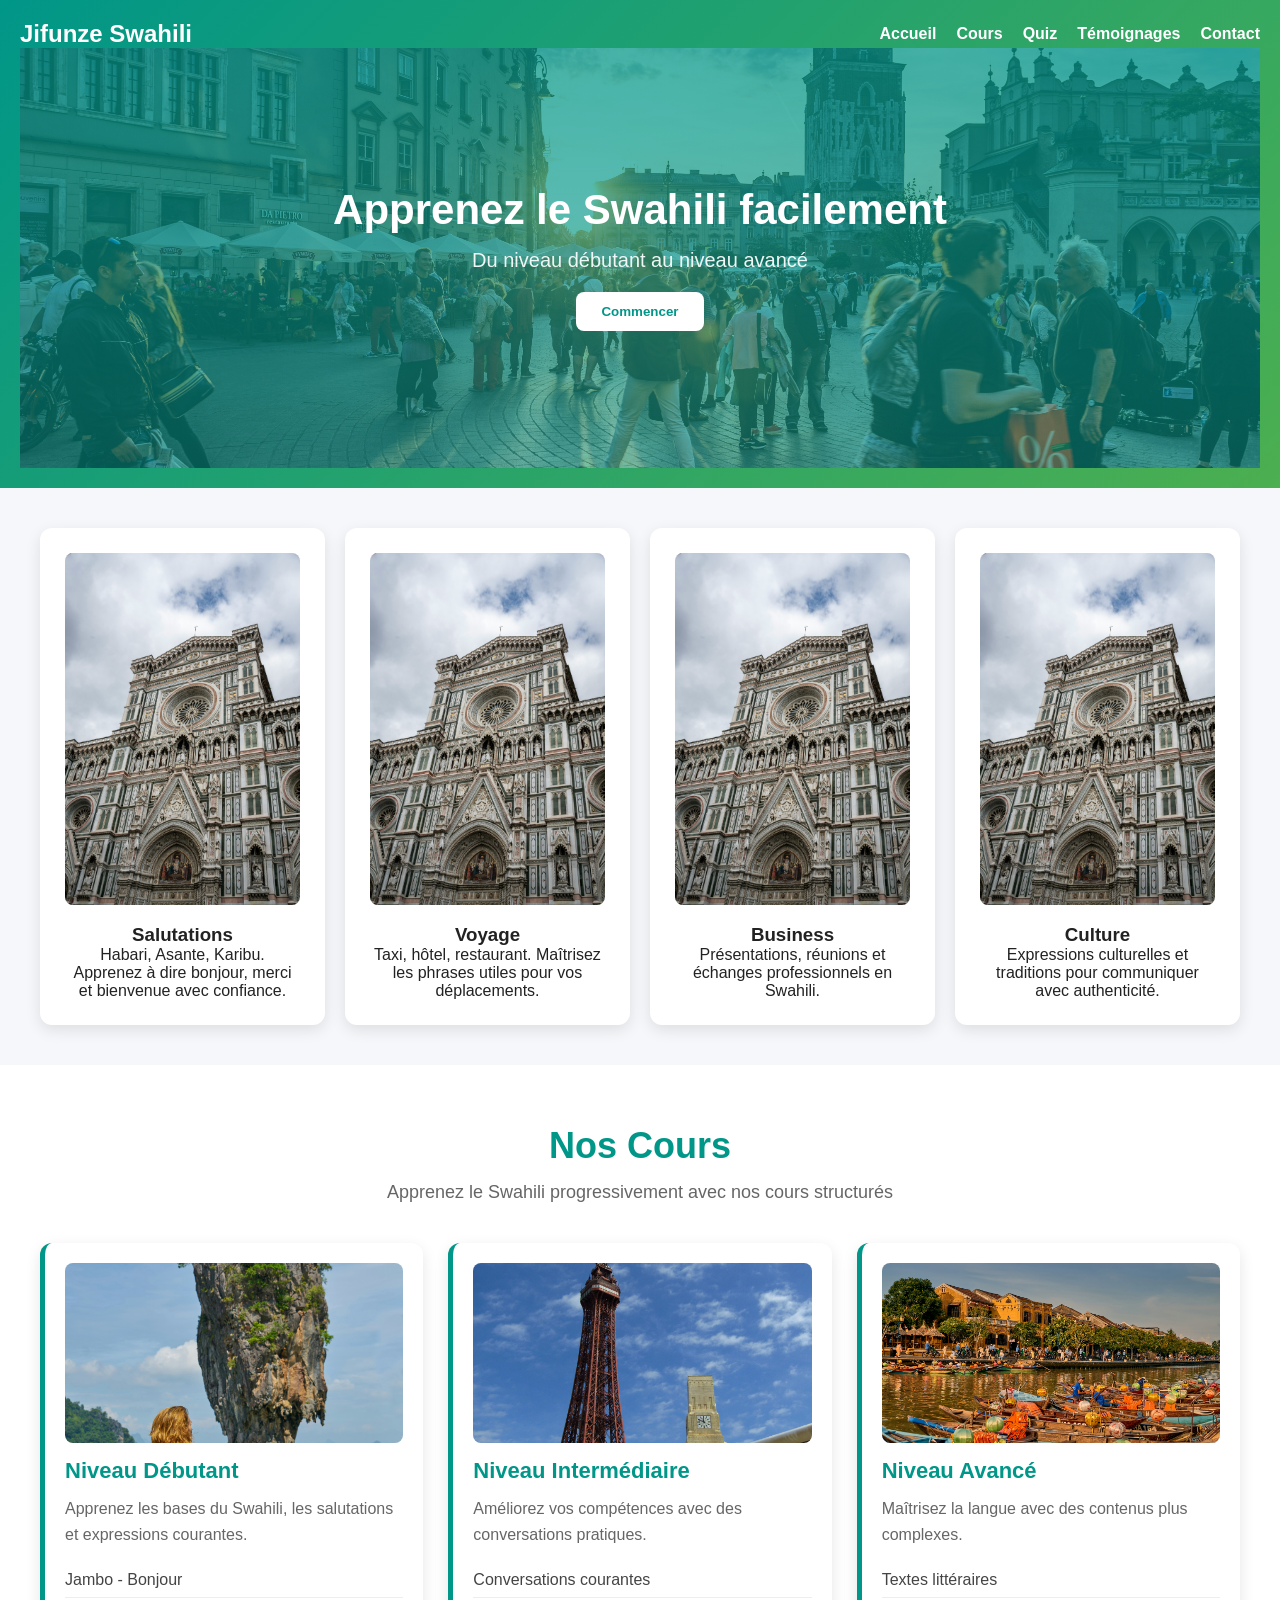
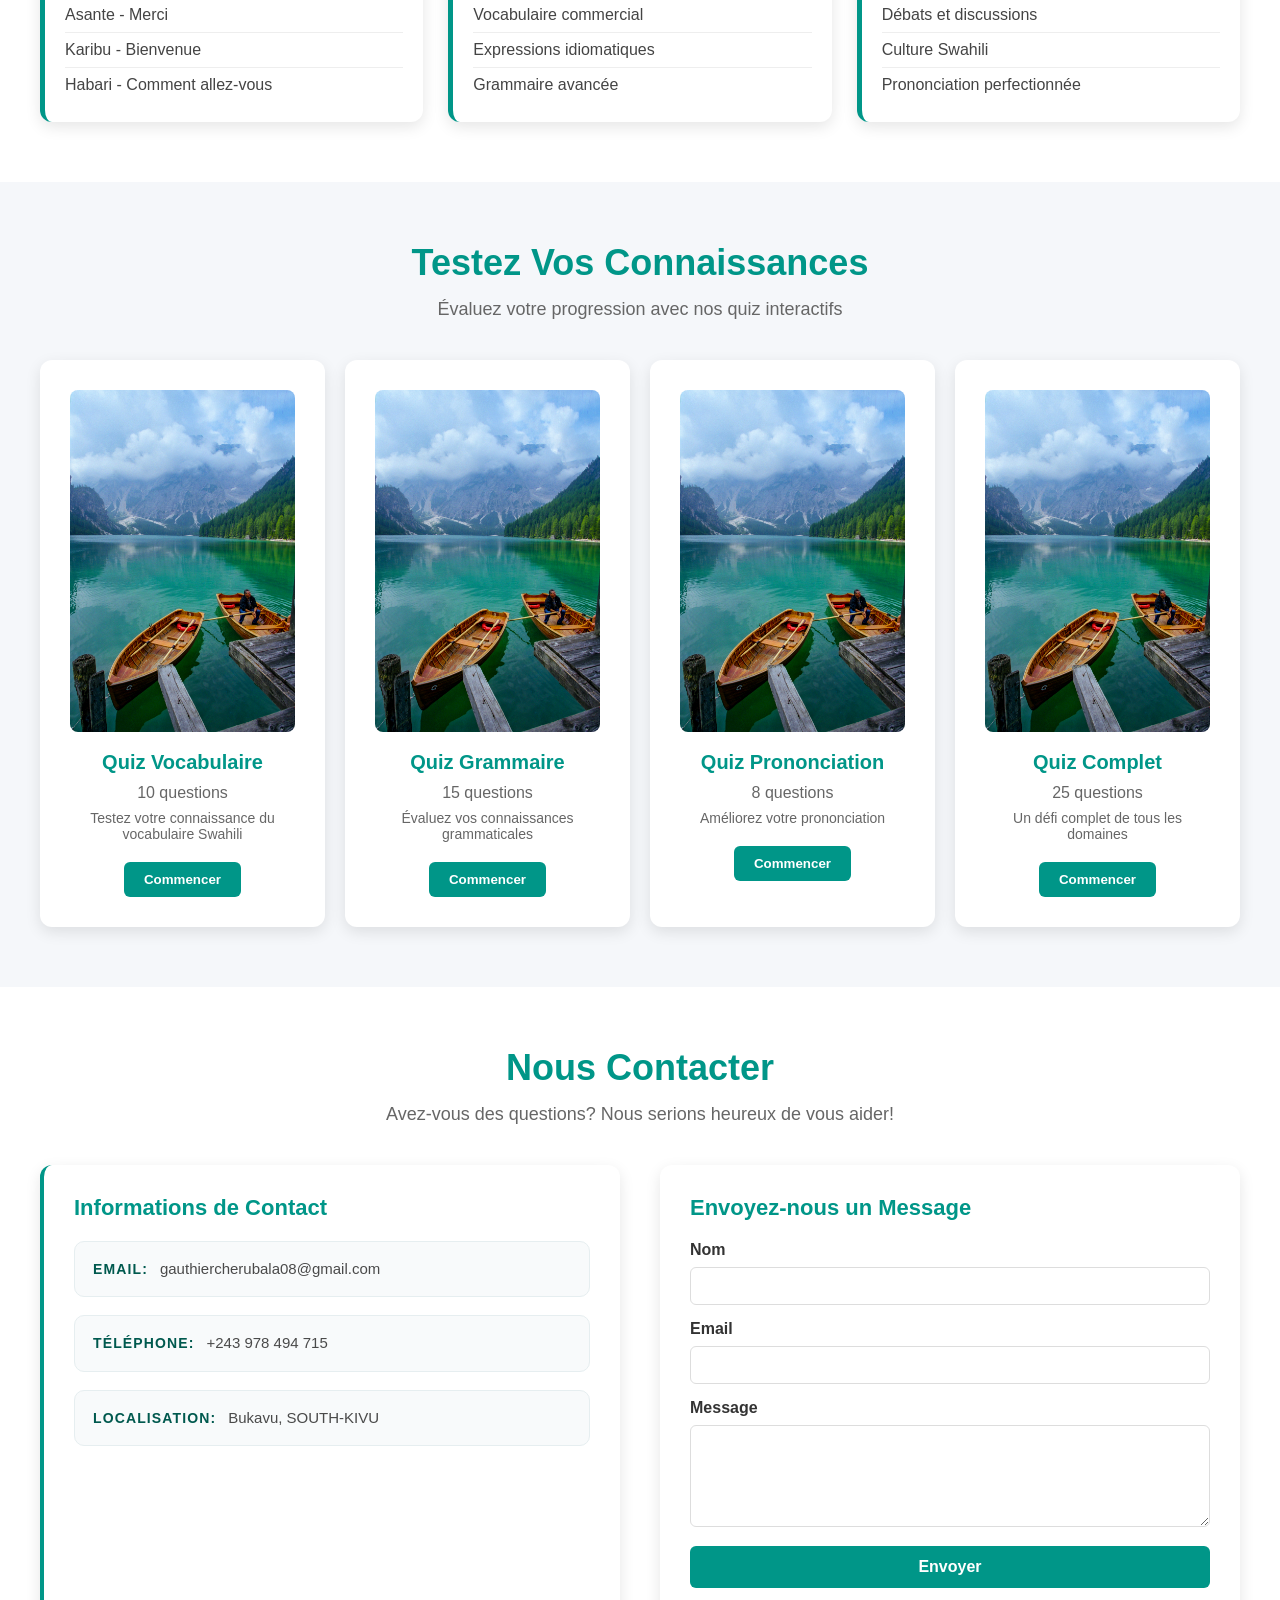
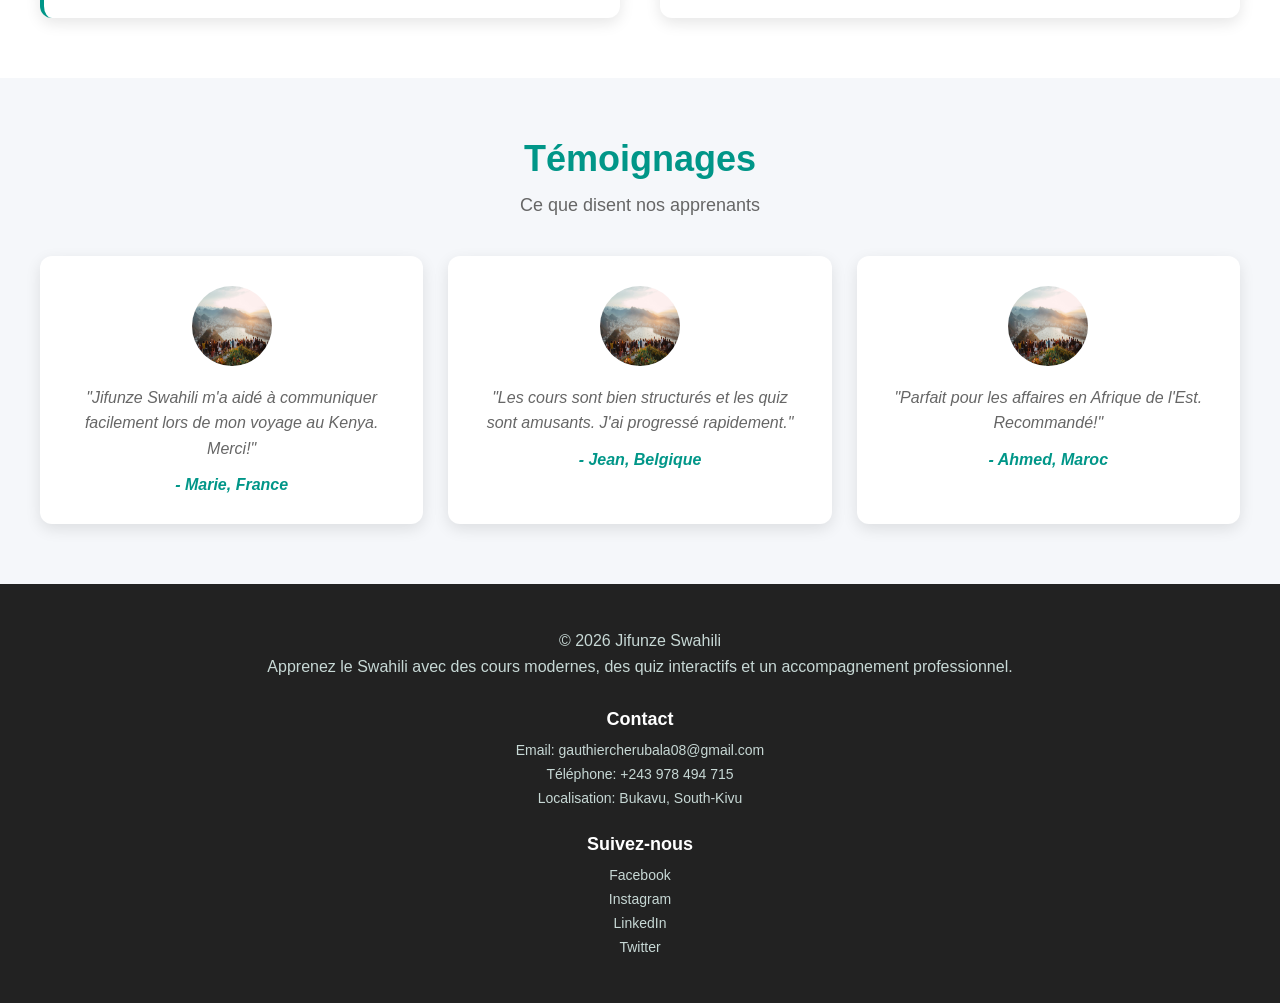
<file: index.html>
<!DOCTYPE html>
<html lang="fr">

<head>
    <meta charset="UTF-8">
    <meta name="viewport" content="width=device-width, initial-scale=1.0">
    <title>Jifunze Swahili</title>
    <link rel="stylesheet" href="styles.css">
</head>

<body>

    <header>
        <nav>
            <h1>Jifunze Swahili</h1>
            <input type="checkbox" id="nav-toggle" class="nav-toggle-input">
            <label for="nav-toggle" class="nav-toggle" aria-label="Toggle menu"></label>
            <ul>
                <li><a href="#accueil">Accueil</a></li>
                <li><a href="#cours">Cours</a></li>
                <li><a href="#quiz">Quiz</a></li>
                <li><a href="#testimonials">Témoignages</a></li>
                <li><a href="#contact">Contact</a></li>
            </ul>
        </nav>

        <div class="hero">
            <h2>Apprenez le Swahili facilement</h2>
            <p>Du niveau débutant au niveau avancé</p>
            <button>Commencer</button>
        </div>
    </header>

    <section id="accueil" class="cards">

        <div class="card">
            <img src="images/busra-salkim-YO5f0TpLmgw-unsplash.jpg" alt="People greeting in Swahili">
            <h3>Salutations</h3>
            <p>Habari, Asante, Karibu. Apprenez à dire bonjour, merci et bienvenue avec confiance.</p>
        </div>

        <div class="card">
            <img src="images/busra-salkim-YO5f0TpLmgw-unsplash.jpg" alt="Travel in Africa">
            <h3>Voyage</h3>
            <p>Taxi, hôtel, restaurant. Maîtrisez les phrases utiles pour vos déplacements.</p>
        </div>

        <div class="card">
            <img src="images/busra-salkim-YO5f0TpLmgw-unsplash.jpg" alt="Business meeting">
            <h3>Business</h3>
            <p>Présentations, réunions et échanges professionnels en Swahili.</p>
        </div>

        <div class="card">
            <img src="images/busra-salkim-YO5f0TpLmgw-unsplash.jpg" alt="African culture">
            <h3>Culture</h3>
            <p>Expressions culturelles et traditions pour communiquer avec authenticité.</p>
        </div>

    </section>

    <section id="cours" class="section-content">
        <div class="container">
            <h2>Nos Cours</h2>
            <p class="section-intro">Apprenez le Swahili progressivement avec nos cours structurés</p>
            <div class="courses-grid">
                <div class="course-card">
                    <img src="images/engin-akyurt-KdqUaN_YA0c-unsplash.jpg" alt="Beginner Swahili learning">
                    <h3>Niveau Débutant</h3>
                    <p>Apprenez les bases du Swahili, les salutations et expressions courantes.</p>
                    <ul>
                        <li>Jambo - Bonjour</li>
                        <li>Asante - Merci</li>
                        <li>Karibu - Bienvenue</li>
                        <li>Habari - Comment allez-vous</li>
                    </ul>
                </div>
                <div class="course-card">
                    <img src="images/shell-chapman-4ifQhIXU0Xw-unsplash.jpg" alt="Intermediate Swahili conversation">
                    <h3>Niveau Intermédiaire</h3>
                    <p>Améliorez vos compétences avec des conversations pratiques.</p>
                    <ul>
                        <li>Conversations courantes</li>
                        <li>Vocabulaire commercial</li>
                        <li>Expressions idiomatiques</li>
                        <li>Grammaire avancée</li>
                    </ul>
                </div>
                <div class="course-card">
                    <img src="images/norbert-braun-FKeo_AXNpKs-unsplash.jpg" alt="Advanced Swahili literature">
                    <h3>Niveau Avancé</h3>
                    <p>Maîtrisez la langue avec des contenus plus complexes.</p>
                    <ul>
                        <li>Textes littéraires</li>
                        <li>Débats et discussions</li>
                        <li>Culture Swahili</li>
                        <li>Prononciation perfectionnée</li>
                    </ul>
                </div>
            </div>
        </div>
    </section>

    <section id="quiz" class="section-content">
        <div class="container">
            <h2>Testez Vos Connaissances</h2>
            <p class="section-intro">Évaluez votre progression avec nos quiz interactifs</p>
            <div class="quiz-grid">
                <div class="quiz-card">
                    <img src="images/mick-haupt-pg8k1mZPMRg-unsplash.jpg" alt="Swahili vocabulary">
                    <h3>Quiz Vocabulaire</h3>
                    <p>10 questions</p>
                    <p class="description">Testez votre connaissance du vocabulaire Swahili</p>
                    <button class="quiz-btn">Commencer</button>
                </div>
                <div class="quiz-card">
                    <img src="images/mick-haupt-pg8k1mZPMRg-unsplash.jpg" alt="Swahili grammar">
                    <h3>Quiz Grammaire</h3>
                    <p>15 questions</p>
                    <p class="description">Évaluez vos connaissances grammaticales</p>
                    <button class="quiz-btn">Commencer</button>
                </div>
                <div class="quiz-card">
                    <img src="images/mick-haupt-pg8k1mZPMRg-unsplash.jpg" alt="Swahili pronunciation">
                    <h3>Quiz Prononciation</h3>
                    <p>8 questions</p>
                    <p class="description">Améliorez votre prononciation</p>
                    <button class="quiz-btn">Commencer</button>
                </div>
                <div class="quiz-card">
                    <img src="images/mick-haupt-pg8k1mZPMRg-unsplash.jpg" alt="Complete Swahili quiz">
                    <h3>Quiz Complet</h3>
                    <p>25 questions</p>
                    <p class="description">Un défi complet de tous les domaines</p>
                    <button class="quiz-btn">Commencer</button>
                </div>
            </div>
        </div>
    </section>

    <section id="contact" class="section-content">
        <div class="container">
            <h2>Nous Contacter</h2>
            <p class="section-intro">Avez-vous des questions? Nous serions heureux de vous aider!</p>
            <div class="contact-grid">
                <div class="contact-info">
                    <h3>Informations de Contact</h3>
                    <div class="info-item">
                        <strong>Email:</strong>
                        <p>gauthiercherubala08@gmail.com</p>
                    </div>
                    <div class="info-item">
                        <strong>Téléphone:</strong>
                        <p>+243 978 494 715</p>
                    </div>
                    <div class="info-item">
                        <strong>Localisation:</strong>
                        <p>Bukavu, SOUTH-KIVU</p>
                    </div>
                </div>
                <div class="contact-form">
                    <h3>Envoyez-nous un Message</h3>
                    <form>
                        <div class="form-group">
                            <label for="name">Nom</label>
                            <input type="text" id="name" name="name" required>
                        </div>
                        <div class="form-group">
                            <label for="email">Email</label>
                            <input type="email" id="email" name="email" required>
                        </div>
                        <div class="form-group">
                            <label for="message">Message</label>
                            <textarea id="message" name="message" rows="5" required></textarea>
                        </div>
                        <button type="submit" class="form-btn">Envoyer</button>
                    </form>
                </div>
            </div>
        </div>
    </section>

    <section id="testimonials" class="section-content">
        <div class="container">
            <h2>Témoignages</h2>
            <p class="section-intro">Ce que disent nos apprenants</p>
            <div class="testimonials-grid">
                <div class="testimonial-card">
                    <img src="images/elizeu-dias-SEq9dyZSe6c-unsplash.jpg" alt="Apprenant 1">
                    <p>"Jifunze Swahili m'a aidé à communiquer facilement lors de mon voyage au Kenya. Merci!"</p>
                    <cite>- Marie, France</cite>
                </div>
                <div class="testimonial-card">
                    <img src="images/elizeu-dias-SEq9dyZSe6c-unsplash.jpg" alt="Apprenant 2">
                    <p>"Les cours sont bien structurés et les quiz sont amusants. J'ai progressé rapidement."</p>
                    <cite>- Jean, Belgique</cite>
                </div>
                <div class="testimonial-card">
                    <img src="images/elizeu-dias-SEq9dyZSe6c-unsplash.jpg" alt="Apprenant 3">
                    <p>"Parfait pour les affaires en Afrique de l'Est. Recommandé!"</p>
                    <cite>- Ahmed, Maroc</cite>
                </div>
            </div>
        </div>
    </section>

    <footer>
        <div class="footer-content">
            <div class="footer-brand">
                <p>© 2026 Jifunze Swahili</p>
                <p>Apprenez le Swahili avec des cours modernes, des quiz interactifs et un accompagnement professionnel.
                </p>
            </div>
            <div class="footer-links">
                <div class="footer-column">
                    <h4>Contact</h4>
                    <p>Email: <a href="mailto:gauthiercherubala08@gmail.com">gauthiercherubala08@gmail.com</a></p>
                    <p>Téléphone: <a href="tel:+243978494715">+243 978 494 715</a></p>
                    <p>Localisation: Bukavu, South-Kivu</p>
                </div>
                <div class="footer-column">
                    <h4>Suivez-nous</h4>
                    <ul>
                        <li><a href="#">Facebook</a></li>
                        <li><a href="#">Instagram</a></li>
                        <li><a href="#">LinkedIn</a></li>
                        <li><a href="#">Twitter</a></li>
                    </ul>
                </div>
            </div>
        </div>
    </footer>

</body>

</html>
</file>
<file: styles.css>
* {
  margin: 0;
  padding: 0;
  box-sizing: border-box;
  font-family: Arial, sans-serif;
}

body {
  background: #f5f7fa;
  color: #222;
}

header {
  background: linear-gradient(135deg, #009688, #4caf50);
  color: white;
  padding: 20px;
}

nav {
  display: flex;
  justify-content: space-between;
  align-items: center;
  gap: 15px;
  position: relative;
}

nav ul {
  display: flex;
  list-style: none;
  gap: 20px;
}

nav a {
  color: white;
  text-decoration: none;
  font-weight: bold;
}

.nav-toggle-input {
  display: none;
}

.nav-toggle {
  display: none;
  flex-direction: column;
  justify-content: space-between;
  width: 28px;
  height: 22px;
  cursor: pointer;
}

.nav-toggle span {
  display: block;
  height: 3px;
  background: white;
  border-radius: 2px;
}

.hero {
  position: relative;
  display: flex;
  flex-direction: column;
  justify-content: center;
  align-items: center;
  min-height: 420px;
  padding: 100px 20px;
  text-align: center;
  color: white;
  background: linear-gradient(rgba(0, 150, 136, 0.72), rgba(0, 150, 136, 0.55)),
    url("images/jacek-dylag-SPpsFbCaN2A-unsplash.jpg") center/cover no-repeat;
}

.hero h2 {
  font-size: 42px;
  margin-bottom: 15px;
}

.hero p {
  font-size: 20px;
  margin-bottom: 20px;
  color: #eef7f5;
}

.card img,
.course-card img,
.quiz-card img {
  width: 100%;
  height: 220px;
  object-fit: contain;
  border-radius: 8px;
  margin-bottom: 15px;
}

.hero-image {
  display: none;
}

button {
  padding: 12px 25px;
  border: none;
  background: #fff;
  color: #009688;
  font-weight: bold;
  border-radius: 8px;
  cursor: pointer;
}

.cards {
  display: grid;
  grid-template-columns: repeat(auto-fit, minmax(250px, 1fr));
  gap: 20px;
  padding: 40px;
}

.card {
  background: white;
  padding: 25px;
  border-radius: 12px;
  box-shadow: 0 5px 15px rgba(0, 0, 0, 0.1);
  text-align: center;
}

.card img,
.course-card img,
.quiz-card img {
  width: 100%;
  height: auto;
  border-radius: 8px;
  margin-bottom: 15px;
}

footer {
  padding: 40px 20px;
  background: #222;
  color: white;
}

.footer-content {
  max-width: 1200px;
  margin: 0 auto;
  display: grid;
  grid-template-columns: 1fr;
  gap: 25px;
  text-align: center;
  justify-items: center;
  align-items: center;
}

.footer-brand p {
  color: #c7d8d5;
  margin: 8px 0;
}

.footer-links {
  display: grid;
  grid-template-columns: repeat(auto-fit, minmax(180px, 1fr));
  gap: 20px;
  justify-items: center;
}

.footer-column h4 {
  color: #ffffff;
  margin-bottom: 12px;
  font-size: 18px;
}

.footer-column p,
.footer-column li {
  color: #c7d8d5;
  margin: 8px 0;
  font-size: 14px;
}

.footer-column ul {
  list-style: none;
  padding: 0;
  margin: 0;
}

.footer-column li a,
.footer-column p a {
  color: #c7d8d5;
  text-decoration: none;
  transition: color 0.2s ease;
}

.footer-column li a:hover,
.footer-column p a:hover {
  color: #4caf50;
}

@media (max-width: 768px) {
  .footer-content {
    text-align: center;
  }

  .footer-links {
    justify-items: center;
  }
}

.section-content {
  padding: 60px 20px;
  background: white;
}

.section-content:nth-child(even) {
  background: #f5f7fa;
}

.container {
  max-width: 1200px;
  margin: 0 auto;
}

.section-content h2 {
  font-size: 36px;
  color: #009688;
  margin-bottom: 15px;
  text-align: center;
}

.section-intro {
  text-align: center;
  font-size: 18px;
  color: #666;
  margin-bottom: 40px;
}

.courses-grid {
  display: grid;
  grid-template-columns: repeat(auto-fit, minmax(240px, 1fr));
  gap: 25px;
  margin-top: 30px;
}

.course-card {
  display: flex;
  flex-direction: column;
  justify-content: flex-start;
  background: white;
  padding: 20px;
  border-radius: 12px;
  box-shadow: 0 5px 15px rgba(0, 0, 0, 0.1);
  border-left: 5px solid #009688;
  min-height: 420px;
}

.course-card img {
  height: 180px;
  object-fit: cover;
  margin-bottom: 15px;
}

.course-card h3 {
  color: #009688;
  margin-bottom: 12px;
  font-size: 22px;
}

.course-card p {
  color: #666;
  margin-bottom: 15px;
  line-height: 1.6;
}

.course-card ul {
  list-style: none;
  padding: 0;
  margin-top: auto;
}

.course-card li {
  padding: 8px 0;
  color: #444;
  border-bottom: 1px solid #eee;
}

.course-card li:last-child {
  border-bottom: none;
}

.quiz-grid {
  display: grid;
  grid-template-columns: repeat(auto-fit, minmax(250px, 1fr));
  gap: 20px;
  margin-top: 30px;
}

.quiz-card {
  background: white;
  padding: 30px;
  border-radius: 12px;
  box-shadow: 0 5px 15px rgba(0, 0, 0, 0.1);
  text-align: center;
  transition: transform 0.3s ease;
}

.quiz-card:hover {
  transform: translateY(-5px);
  box-shadow: 0 10px 25px rgba(0, 0, 0, 0.15);
}

.quiz-card h3 {
  color: #009688;
  margin-bottom: 10px;
  font-size: 20px;
}

.quiz-card p {
  color: #666;
  margin-bottom: 8px;
}

.quiz-card .description {
  font-size: 14px;
  margin-bottom: 20px;
}

.quiz-btn {
  padding: 10px 20px;
  background: #009688;
  color: white;
  border: none;
  border-radius: 6px;
  cursor: pointer;
  font-weight: bold;
  transition: background 0.3s ease;
}

.quiz-btn:hover {
  background: #007a6b;
}

.contact-grid {
  display: grid;
  grid-template-columns: repeat(auto-fit, minmax(300px, 1fr));
  gap: 40px;
  margin-top: 30px;
}

.contact-info,
.contact-form {
  background: white;
  padding: 30px;
  border-radius: 12px;
  box-shadow: 0 5px 15px rgba(0, 0, 0, 0.1);
}

.contact-info {
  border-left: 4px solid #009688;
}

.contact-info h3,
.contact-form h3 {
  color: #009688;
  margin-bottom: 20px;
  font-size: 22px;
}

.info-item {
  display: grid;
  grid-template-columns: auto 1fr;
  gap: 12px;
  align-items: center;
  padding: 16px 18px;
  background: #f8fafb;
  border: 1px solid #e6eef0;
  border-radius: 10px;
  margin-bottom: 18px;
}

.info-item strong {
  color: #00594e;
  display: block;
  font-size: 14px;
  text-transform: uppercase;
  letter-spacing: 0.08em;
}

.info-item p {
  color: #4a4a4a;
  margin: 0;
  font-size: 15px;
  line-height: 1.5;
}

.form-group {
  margin-bottom: 15px;
}

.form-group label {
  display: block;
  margin-bottom: 8px;
  color: #333;
  font-weight: bold;
}

.form-group input,
.form-group textarea {
  width: 100%;
  padding: 10px;
  border: 1px solid #ddd;
  border-radius: 6px;
  font-family: Arial, sans-serif;
  font-size: 14px;
}

.form-group input:focus,
.form-group textarea:focus {
  outline: none;
  border-color: #009688;
  box-shadow: 0 0 5px rgba(0, 150, 136, 0.2);
}

.form-btn {
  width: 100%;
  padding: 12px;
  background: #009688;
  color: white;
  border: none;
  border-radius: 6px;
  cursor: pointer;
  font-weight: bold;
  font-size: 16px;
  transition: background 0.3s ease;
}

.testimonials-grid {
  display: grid;
  grid-template-columns: repeat(auto-fit, minmax(300px, 1fr));
  gap: 25px;
  margin-top: 30px;
}

.testimonial-card {
  background: white;
  padding: 30px;
  border-radius: 12px;
  box-shadow: 0 5px 15px rgba(0, 0, 0, 0.1);
  text-align: center;
}

.testimonial-card img {
  width: 80px;
  height: 80px;
  border-radius: 50%;
  margin-bottom: 15px;
}

.testimonial-card p {
  color: #666;
  font-style: italic;
  margin-bottom: 15px;
  line-height: 1.6;
}

.testimonial-card cite {
  color: #009688;
  font-weight: bold;
}

/* Responsive Design */
@media (max-width: 768px) {
  header {
    padding: 15px;
  }

  nav {
    flex-direction: row;
    gap: 15px;
    align-items: center;
    flex-wrap: wrap;
  }

  nav h1 {
    flex: 1;
    order: 1;
  }

  .nav-toggle {
    display: flex;
    order: 2;
  }

  nav ul {
    order: 3;
    flex-basis: 100%;
  }

  nav ul {
    display: none;
    flex-direction: column;
    gap: 10px;
    text-align: center;
    width: 100%;
    margin-top: 10px;
    padding: 15px 0;
    background: rgba(255, 255, 255, 0.08);
    border-radius: 12px;
  }

  .nav-toggle-input:checked~ul {
    display: flex;
  }

  .hero {
    padding: 40px 20px;
  }

  .hero h2 {
    font-size: 32px;
  }

  .hero p {
    font-size: 16px;
  }

  .cards {
    padding: 20px;
    grid-template-columns: 1fr;
  }

  .card {
    padding: 20px;
  }

  .section-content {
    padding: 40px 15px;
  }

  .section-content h2 {
    font-size: 28px;
  }

  .courses-grid,
  .quiz-grid,
  .contact-grid {
    gap: 15px;
  }

  .course-card,
  .quiz-card,
  .contact-info,
  .contact-form {
    padding: 20px;
  }


  @media (max-width: 480px) {
    .hero h2 {
      font-size: 28px;
    }

    .hero p {
      font-size: 14px;
    }

    button {
      padding: 10px 20px;
    }
  }
}
</file>
